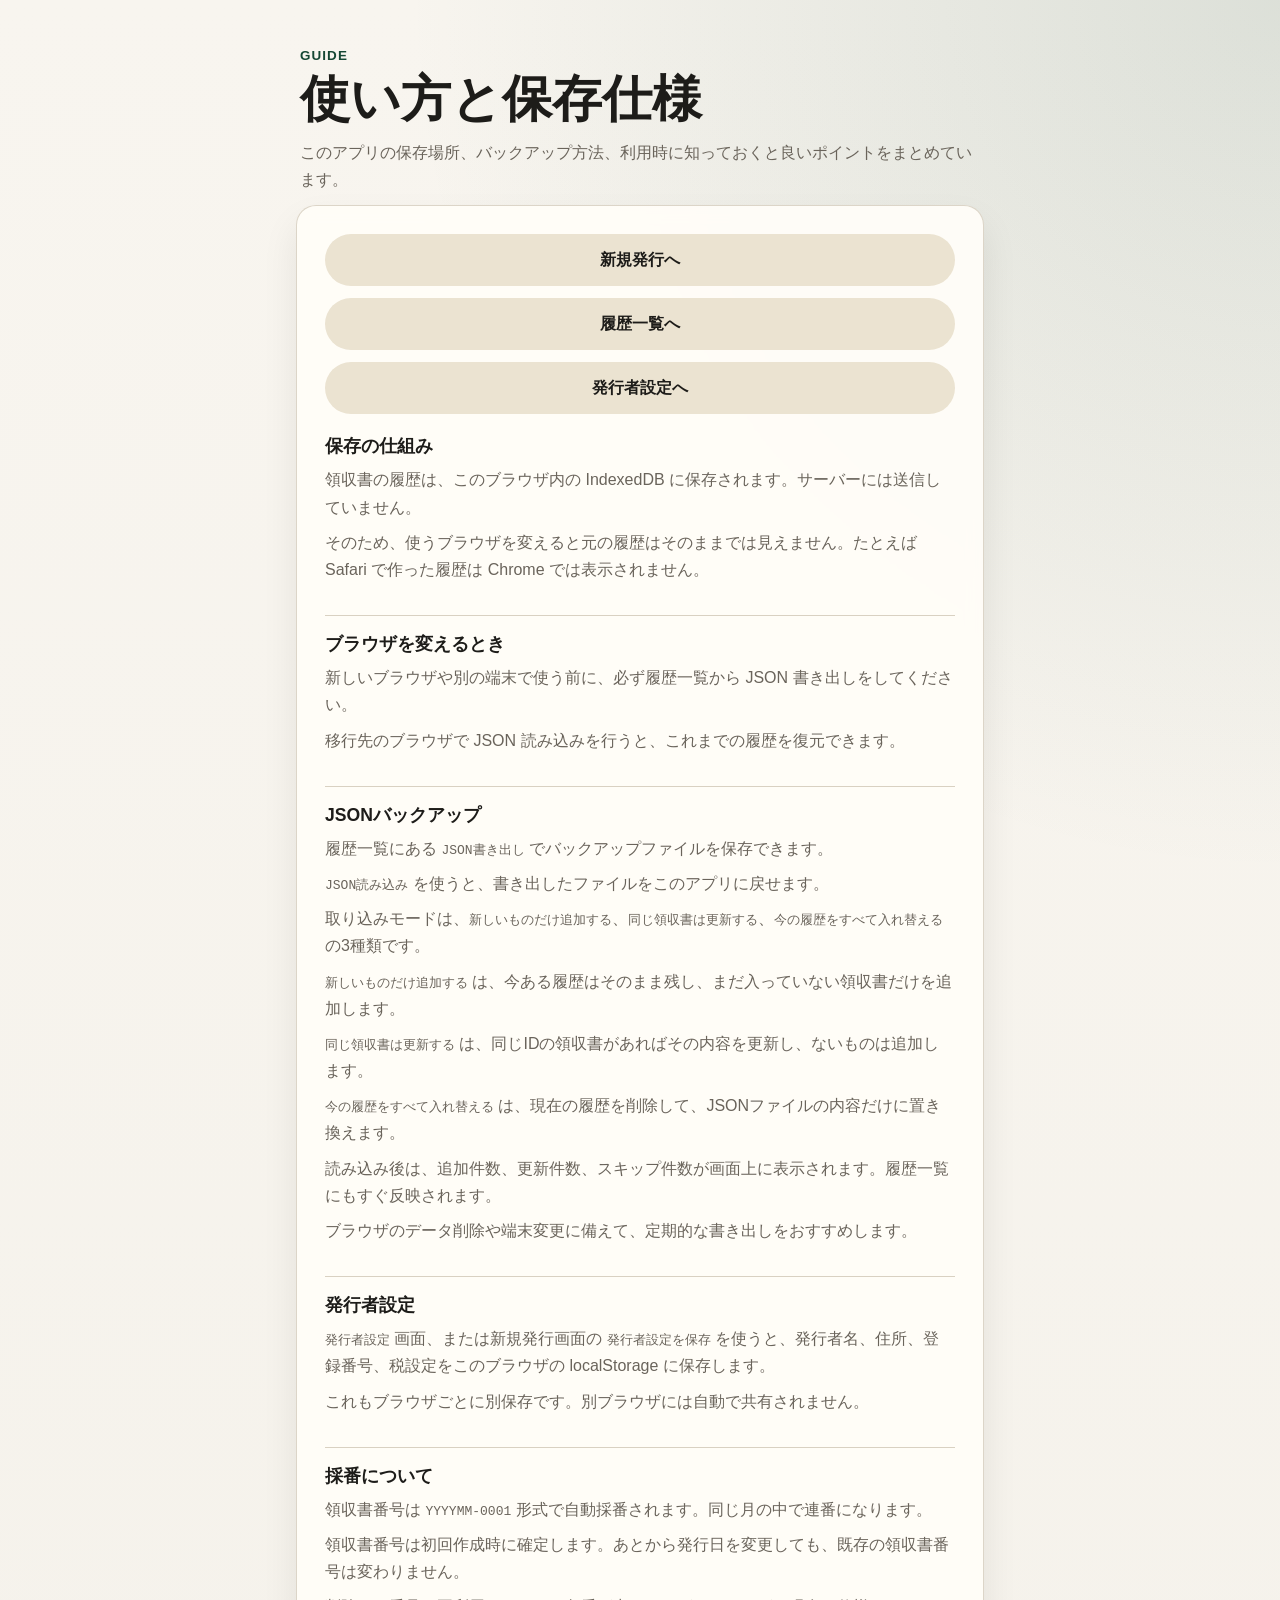
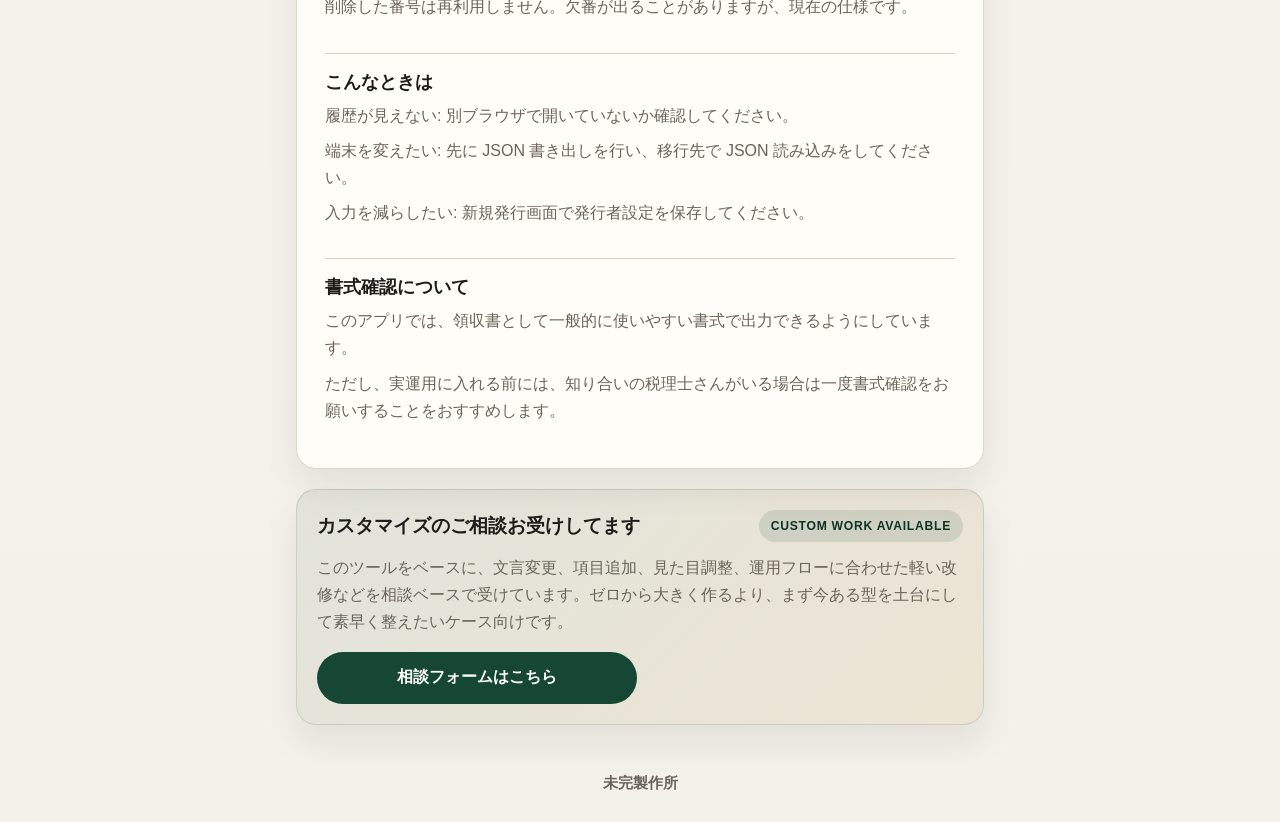
<file: guide.html>
<!DOCTYPE html>
<html lang="ja">
<head>
  <meta charset="UTF-8">
  <meta name="viewport" content="width=device-width, initial-scale=1.0, viewport-fit=cover">
  <title>使い方と保存仕様</title>
  <link rel="stylesheet" href="./assets/css/style.css">
</head>
<body>
  <main class="page">
    <section class="hero">
      <p class="eyebrow">Guide</p>
      <h1>使い方と保存仕様</h1>
      <p class="lead">このアプリの保存場所、バックアップ方法、利用時に知っておくと良いポイントをまとめています。</p>
    </section>

    <section class="panel guide-stack">
      <div class="toolbar">
        <a class="button button-secondary" href="./index.html">新規発行へ</a>
        <a class="button button-secondary" href="./history.html">履歴一覧へ</a>
        <a class="button button-secondary" href="./settings.html">発行者設定へ</a>
      </div>

      <section class="guide-block">
        <h2>保存の仕組み</h2>
        <p>領収書の履歴は、このブラウザ内の IndexedDB に保存されます。サーバーには送信していません。</p>
        <p>そのため、使うブラウザを変えると元の履歴はそのままでは見えません。たとえば Safari で作った履歴は Chrome では表示されません。</p>
      </section>

      <section class="guide-block">
        <h2>ブラウザを変えるとき</h2>
        <p>新しいブラウザや別の端末で使う前に、必ず履歴一覧から JSON 書き出しをしてください。</p>
        <p>移行先のブラウザで JSON 読み込みを行うと、これまでの履歴を復元できます。</p>
      </section>

      <section class="guide-block">
        <h2>JSONバックアップ</h2>
        <p>履歴一覧にある <code>JSON書き出し</code> でバックアップファイルを保存できます。</p>
        <p><code>JSON読み込み</code> を使うと、書き出したファイルをこのアプリに戻せます。</p>
        <p>取り込みモードは、<code>新しいものだけ追加する</code>、<code>同じ領収書は更新する</code>、<code>今の履歴をすべて入れ替える</code> の3種類です。</p>
        <p><code>新しいものだけ追加する</code> は、今ある履歴はそのまま残し、まだ入っていない領収書だけを追加します。</p>
        <p><code>同じ領収書は更新する</code> は、同じIDの領収書があればその内容を更新し、ないものは追加します。</p>
        <p><code>今の履歴をすべて入れ替える</code> は、現在の履歴を削除して、JSONファイルの内容だけに置き換えます。</p>
        <p>読み込み後は、追加件数、更新件数、スキップ件数が画面上に表示されます。履歴一覧にもすぐ反映されます。</p>
        <p>ブラウザのデータ削除や端末変更に備えて、定期的な書き出しをおすすめします。</p>
      </section>

      <section class="guide-block">
        <h2>発行者設定</h2>
        <p><code>発行者設定</code> 画面、または新規発行画面の <code>発行者設定を保存</code> を使うと、発行者名、住所、登録番号、税設定をこのブラウザの localStorage に保存します。</p>
        <p>これもブラウザごとに別保存です。別ブラウザには自動で共有されません。</p>
      </section>

      <section class="guide-block">
        <h2>採番について</h2>
        <p>領収書番号は <code>YYYYMM-0001</code> 形式で自動採番されます。同じ月の中で連番になります。</p>
        <p>領収書番号は初回作成時に確定します。あとから発行日を変更しても、既存の領収書番号は変わりません。</p>
        <p>削除した番号は再利用しません。欠番が出ることがありますが、現在の仕様です。</p>
      </section>

      <section class="guide-block">
        <h2>こんなときは</h2>
        <p>履歴が見えない: 別ブラウザで開いていないか確認してください。</p>
        <p>端末を変えたい: 先に JSON 書き出しを行い、移行先で JSON 読み込みをしてください。</p>
        <p>入力を減らしたい: 新規発行画面で発行者設定を保存してください。</p>
      </section>

      <section class="guide-block">
        <h2>書式確認について</h2>
        <p>このアプリでは、領収書として一般的に使いやすい書式で出力できるようにしています。</p>
        <p>ただし、実運用に入れる前には、知り合いの税理士さんがいる場合は一度書式確認をお願いすることをおすすめします。</p>
      </section>
    </section>

    <section class="service-card" aria-labelledby="customize-title">
      <div class="service-card-head">
        <h2 id="customize-title">カスタマイズのご相談お受けしてます</h2>
        <span class="service-badge">custom work available</span>
      </div>
      <p>このツールをベースに、文言変更、項目追加、見た目調整、運用フローに合わせた軽い改修などを相談ベースで受けています。ゼロから大きく作るより、まず今ある型を土台にして素早く整えたいケース向けです。</p>
      <div class="service-actions">
        <a class="button button-primary" href="https://docs.google.com/forms/d/e/1FAIpQLSdiC1fGdMA0lqVVoyfGLT9gj6ySGYalV7INjXDvK4qUIppGjA/viewform?usp=publish-editor" target="_blank" rel="noreferrer">相談フォームはこちら</a>
      </div>
    </section>
  </main>

  <footer class="site-footer">
    <a href="https://humandoll26.github.io/portfolio/" target="_blank" rel="noreferrer">未完製作所</a>
  </footer>
</body>
</html>
</file>
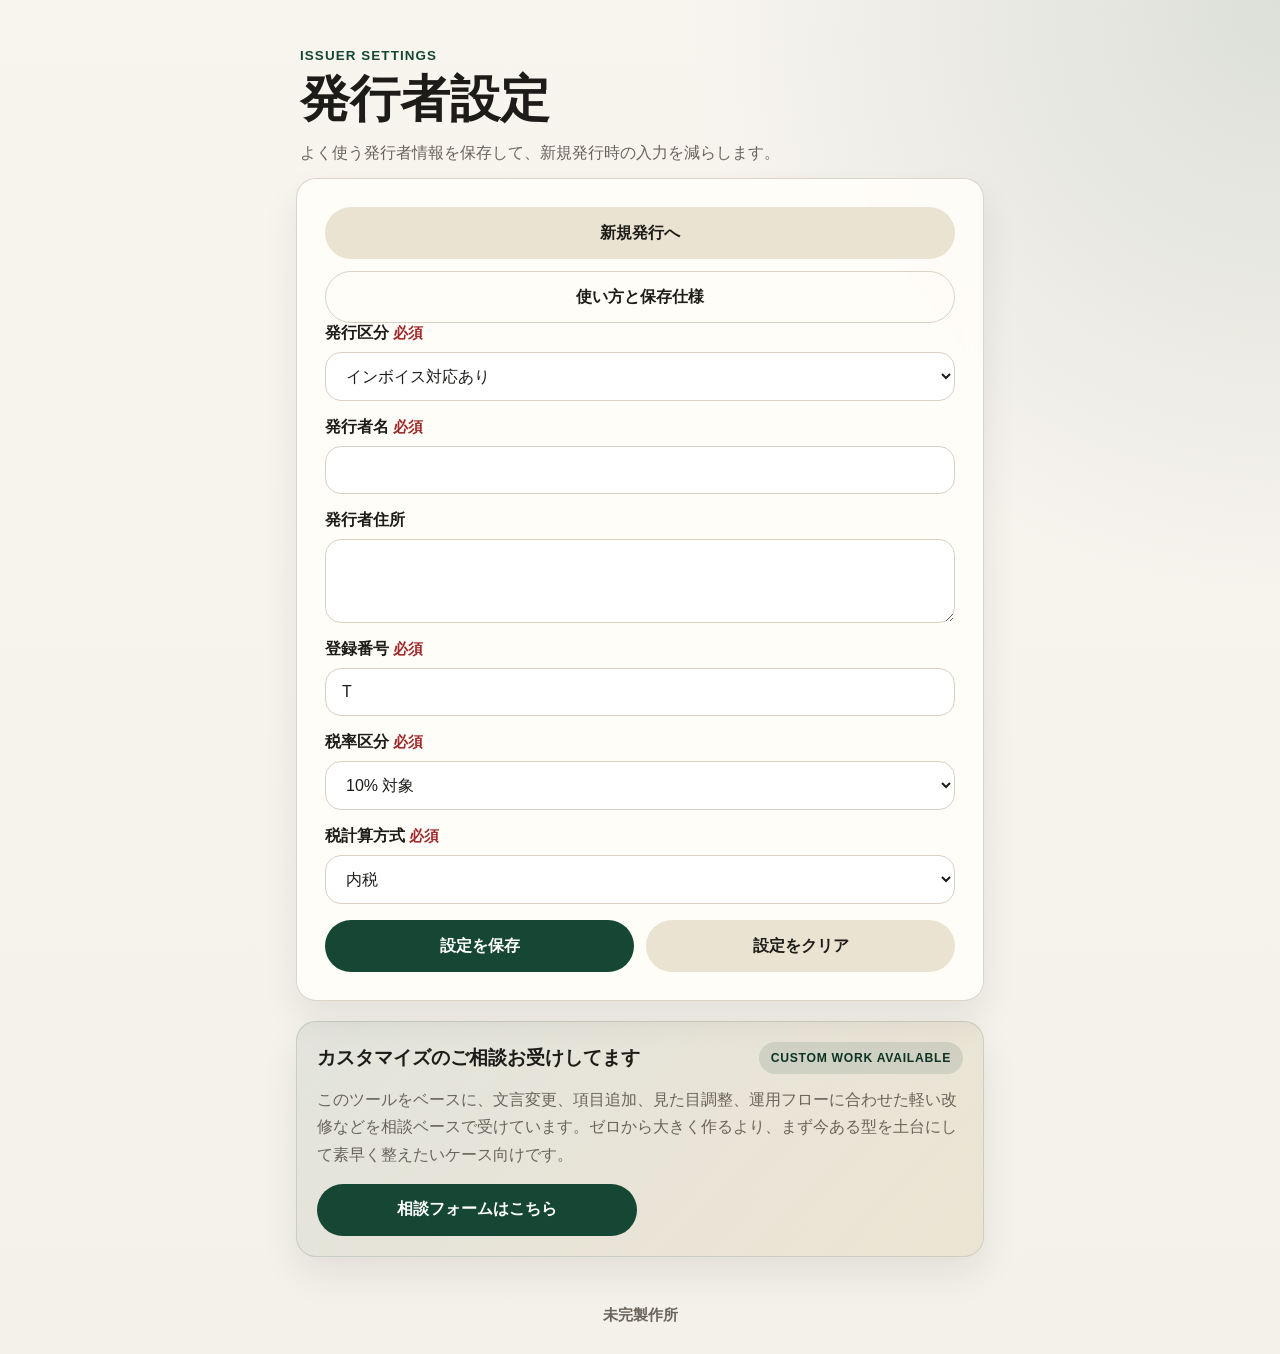
<file: settings.html>
<!DOCTYPE html>
<html lang="ja">
<head>
  <meta charset="UTF-8">
  <meta name="viewport" content="width=device-width, initial-scale=1.0, viewport-fit=cover">
  <title>発行者設定</title>
  <link rel="stylesheet" href="./assets/css/style.css">
</head>
<body>
  <main class="page">
    <section class="hero">
      <p class="eyebrow">Issuer Settings</p>
      <h1>発行者設定</h1>
      <p class="lead">よく使う発行者情報を保存して、新規発行時の入力を減らします。</p>
    </section>

    <section class="panel">
      <div class="toolbar">
        <a class="button button-secondary" href="./index.html">新規発行へ</a>
        <a class="button button-ghost" href="./guide.html">使い方と保存仕様</a>
      </div>
      <div id="settings-error" class="alert alert-error" hidden></div>
      <div id="settings-status" class="alert alert-info" hidden></div>
      <form id="settings-form" class="form" novalidate>
        <label class="field">
          <span>発行区分 <em>必須</em></span>
          <select name="invoiceIssuerStatus" required>
            <option value="invoice">インボイス対応あり</option>
            <option value="standard">通常の領収書</option>
          </select>
        </label>

        <label class="field">
          <span>発行者名 <em>必須</em></span>
          <input type="text" name="issuerName" required>
        </label>

        <label class="field">
          <span>発行者住所</span>
          <textarea name="issuerAddress" rows="3"></textarea>
        </label>

        <label class="field invoice-field">
          <span>登録番号 <em>必須</em></span>
          <input type="text" name="issuerRegistrationNumber" placeholder="T1234567890123" value="T" maxlength="14" required>
        </label>

        <label class="field invoice-field">
          <span>税率区分 <em>必須</em></span>
          <select name="taxCategory" required>
            <option value="10">10% 対象</option>
            <option value="8">8% 対象</option>
            <option value="0">非課税</option>
          </select>
        </label>

        <label class="field invoice-field">
          <span>税計算方式 <em>必須</em></span>
          <select name="taxMode" required>
            <option value="inclusive">内税</option>
            <option value="exclusive">外税</option>
          </select>
        </label>

        <div class="actions">
          <button id="settings-save-button" class="button button-primary" type="submit">設定を保存</button>
          <button id="settings-clear-button" class="button button-secondary" type="button">設定をクリア</button>
        </div>
      </form>
    </section>

    <section class="service-card" aria-labelledby="customize-title">
      <div class="service-card-head">
        <h2 id="customize-title">カスタマイズのご相談お受けしてます</h2>
        <span class="service-badge">custom work available</span>
      </div>
      <p>このツールをベースに、文言変更、項目追加、見た目調整、運用フローに合わせた軽い改修などを相談ベースで受けています。ゼロから大きく作るより、まず今ある型を土台にして素早く整えたいケース向けです。</p>
      <div class="service-actions">
        <a class="button button-primary" href="https://docs.google.com/forms/d/e/1FAIpQLSdiC1fGdMA0lqVVoyfGLT9gj6ySGYalV7INjXDvK4qUIppGjA/viewform?usp=publish-editor" target="_blank" rel="noreferrer">相談フォームはこちら</a>
      </div>
    </section>
  </main>

  <footer class="site-footer">
    <a href="https://humandoll26.github.io/portfolio/" target="_blank" rel="noreferrer">未完製作所</a>
  </footer>

  <script type="module" src="./assets/js/settings.js"></script>
</body>
</html>
</file>
<file: assets/css/style.css>
:root {
  --bg: #f4f1ea;
  --panel: #fffdf8;
  --ink: #1d1c19;
  --muted: #6a645b;
  --line: #d9d1c2;
  --accent: #154734;
  --accent-strong: #0d3325;
  --danger: #9e2a2b;
  --danger-strong: #7f1d1d;
  --shadow: 0 18px 36px rgba(22, 30, 22, 0.08);
  --radius: 20px;
}

* {
  box-sizing: border-box;
}

html {
  -webkit-text-size-adjust: 100%;
}

body {
  margin: 0;
  background:
    radial-gradient(circle at top right, rgba(21, 71, 52, 0.12), transparent 32%),
    linear-gradient(180deg, #f8f5ef 0%, var(--bg) 100%);
  color: var(--ink);
  font-family: "Hiragino Sans", "Yu Gothic", sans-serif;
}

a {
  color: inherit;
  text-decoration: none;
}

button,
input,
textarea,
select {
  font: inherit;
}

.page {
  width: min(100%, 720px);
  margin: 0 auto;
  padding: 24px 16px 48px;
}

.hero {
  padding: 24px 4px 12px;
}

.eyebrow {
  margin: 0 0 10px;
  color: var(--accent);
  font-size: 0.84rem;
  font-weight: 700;
  letter-spacing: 0.08em;
  text-transform: uppercase;
}

.hero h1 {
  margin: 0;
  font-size: clamp(2rem, 7vw, 3.1rem);
  line-height: 1.05;
}

.lead {
  margin: 14px 0 0;
  color: var(--muted);
  line-height: 1.7;
}

.panel {
  background: rgba(255, 253, 248, 0.94);
  border: 1px solid rgba(217, 209, 194, 0.9);
  border-radius: var(--radius);
  box-shadow: var(--shadow);
  padding: 20px;
  backdrop-filter: blur(8px);
}

.service-card {
  margin-top: 20px;
  background: linear-gradient(135deg, rgba(21, 71, 52, 0.08), rgba(235, 227, 209, 0.92));
  border: 1px solid rgba(21, 71, 52, 0.14);
  border-radius: var(--radius);
  box-shadow: var(--shadow);
  padding: 20px;
}

.service-card p {
  margin: 0;
  color: var(--muted);
  line-height: 1.7;
}

.service-card-head {
  display: flex;
  align-items: center;
  justify-content: space-between;
  gap: 12px;
  margin-bottom: 12px;
}

.service-card-head h2 {
  margin: 0;
  font-size: 1.18rem;
}

.service-badge {
  display: inline-flex;
  align-items: center;
  min-height: 32px;
  padding: 6px 12px;
  border-radius: 999px;
  background: rgba(21, 71, 52, 0.12);
  color: var(--accent-strong);
  font-size: 0.76rem;
  font-weight: 700;
  letter-spacing: 0.06em;
  text-transform: uppercase;
  white-space: nowrap;
}

.service-actions {
  display: grid;
  gap: 12px;
  margin-top: 16px;
}

.site-footer {
  padding: 0 16px 28px;
  text-align: center;
}

.site-footer a {
  color: var(--muted);
  font-size: 0.95rem;
  font-weight: 700;
}

.form {
  display: grid;
  gap: 16px;
}

.field {
  display: grid;
  gap: 8px;
}

.field span {
  font-weight: 700;
}

.field em {
  color: var(--danger);
  font-style: normal;
  font-size: 0.92rem;
}

.field-help {
  color: var(--muted);
  font-size: 0.92rem;
}

.field input,
.field textarea,
.field select {
  width: 100%;
  padding: 14px 16px;
  border: 1px solid var(--line);
  border-radius: 16px;
  background: #fff;
  color: var(--ink);
}

.field textarea {
  resize: vertical;
}

.field-inline {
  display: grid;
  grid-template-columns: minmax(0, 1fr) auto;
  gap: 10px;
  align-items: center;
}

.field-inline input {
  min-width: 0;
}

.field-suffix {
  color: var(--muted);
  font-weight: 700;
}

.field[hidden] {
  display: none;
}

.field input:focus,
.field textarea:focus,
.field select:focus {
  outline: 3px solid rgba(21, 71, 52, 0.18);
  border-color: var(--accent);
}

.actions,
.toolbar {
  display: grid;
  gap: 12px;
}

.search-field {
  width: 100%;
}

.guide-stack {
  display: grid;
  gap: 16px;
}

.panel-group {
  display: grid;
  gap: 12px;
  padding: 16px 0;
  border-top: 1px solid var(--line);
}

.panel-group:first-of-type {
  border-top: none;
  padding-top: 4px;
}

.panel-group-head {
  display: grid;
  gap: 6px;
}

.panel-group-head h2 {
  margin: 0;
  font-size: 1.02rem;
}

.panel-group-head p {
  margin: 0;
  color: var(--muted);
  line-height: 1.6;
}

.panel-group-danger .panel-group-head p {
  color: #7f1d1d;
}

.guide-block {
  display: grid;
  gap: 8px;
  padding: 16px 0;
  border-top: 1px solid var(--line);
}

.guide-block:first-of-type {
  border-top: none;
  padding-top: 4px;
}

.guide-block h2 {
  margin: 0;
  font-size: 1.1rem;
}

.guide-block p {
  margin: 0;
  color: var(--muted);
  line-height: 1.7;
}

.button {
  display: inline-flex;
  align-items: center;
  justify-content: center;
  min-height: 52px;
  padding: 14px 18px;
  border: none;
  border-radius: 999px;
  cursor: pointer;
  font-weight: 700;
  transition: transform 0.18s ease, opacity 0.18s ease, background-color 0.18s ease;
}

.button:hover {
  transform: translateY(-1px);
}

.button:disabled {
  cursor: wait;
  opacity: 0.6;
  transform: none;
}

.button-primary {
  background: var(--accent);
  color: #fff;
}

.button-primary:hover {
  background: var(--accent-strong);
}

.button-secondary {
  background: #ebe3d1;
  color: var(--ink);
}

.button-ghost {
  background: transparent;
  border: 1px solid var(--line);
  color: var(--ink);
}

.button-danger {
  background: var(--danger);
  color: #fff;
}

.button-danger:hover {
  background: var(--danger-strong);
}

.alert {
  margin-bottom: 16px;
  padding: 14px 16px;
  border-radius: 16px;
  line-height: 1.6;
}

.alert-error {
  background: #fff0ef;
  border: 1px solid #efc0bd;
  color: #7f1d1d;
}

.alert-info {
  background: #eef6f1;
  border: 1px solid #bfd7c8;
  color: var(--accent-strong);
}

.history-list {
  display: grid;
  gap: 12px;
}

.history-item {
  display: grid;
  grid-template-columns: auto minmax(0, 1fr);
  gap: 10px;
  padding: 18px;
  border-radius: 18px;
  border: 1px solid var(--line);
  background: #fff;
}

.history-item-check {
  display: flex;
  align-items: flex-start;
  padding-top: 4px;
}

.history-item-check input {
  width: 20px;
  height: 20px;
  margin: 0;
}

.history-item-link {
  display: grid;
  gap: 10px;
  min-width: 0;
}

.history-item-title {
  display: flex;
  justify-content: space-between;
  gap: 16px;
  align-items: baseline;
  font-weight: 700;
}

.history-item-title span:last-child {
  white-space: nowrap;
}

.history-item-meta {
  display: grid;
  gap: 4px;
  color: var(--muted);
  font-size: 0.95rem;
}

.meta-block {
  padding: 14px 16px;
  border-radius: 16px;
  background: #f1ece1;
  color: var(--muted);
}

.meta-block p {
  margin: 0;
}

.meta-block p + p {
  margin-top: 8px;
}

.empty {
  padding: 20px 12px 8px;
  color: var(--muted);
}

@media (min-width: 640px) {
  .panel {
    padding: 28px;
  }

  .actions {
    grid-template-columns: repeat(2, minmax(0, 1fr));
  }

  .service-actions {
    grid-template-columns: minmax(220px, 320px);
  }
}
</file>
